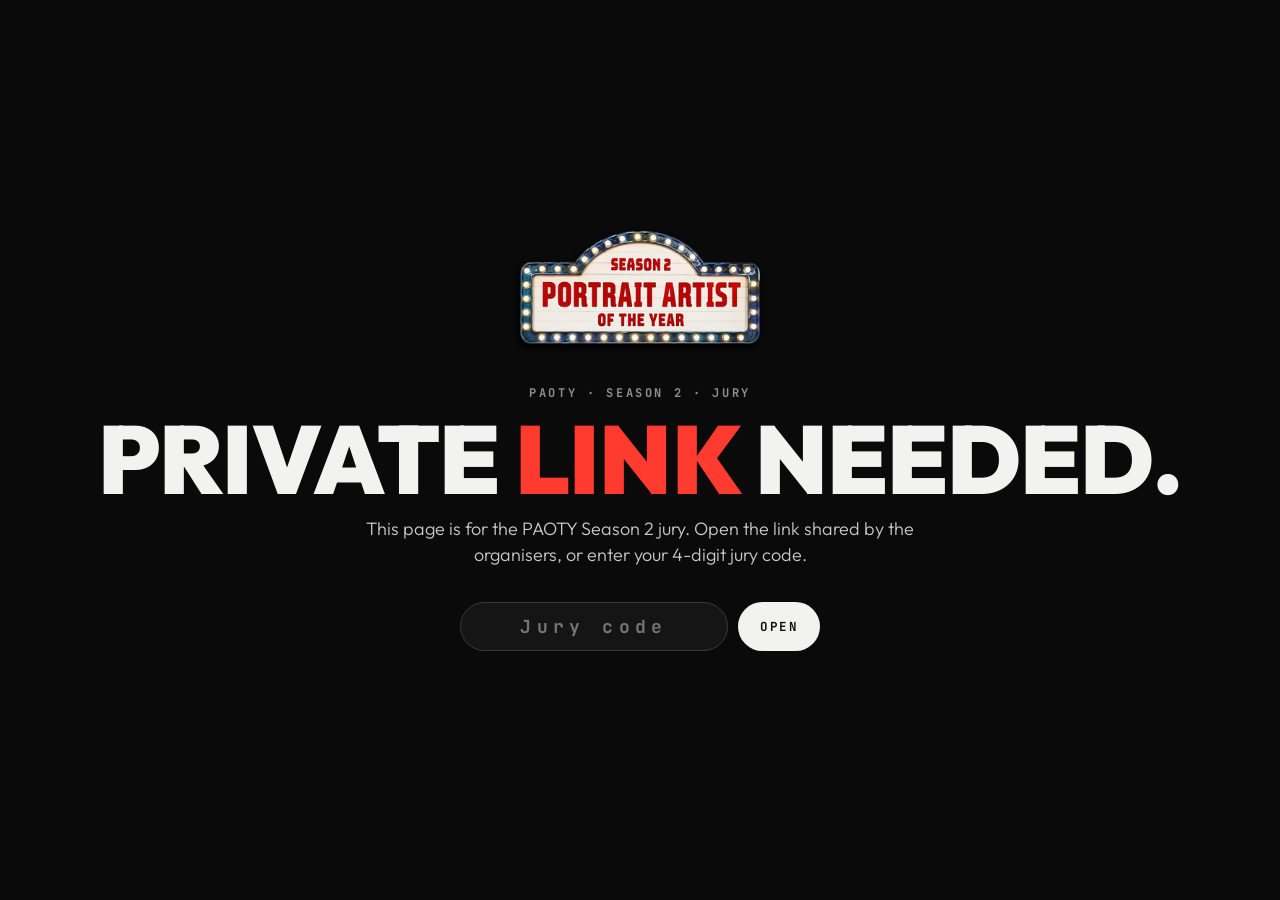
<file: index.html>
<!doctype html>
<html lang="en">
<head>
<meta charset="utf-8">
<meta name="viewport" content="width=device-width, initial-scale=1, viewport-fit=cover">
<title>PAOTY S2 · Jury Panel</title>
<meta name="description" content="Portrait Artist of the Year Season 2 — jury scoring">
<meta name="theme-color" content="#0a0a0a">
<meta name="robots" content="noindex, nofollow">
<link rel="manifest" href="manifest.webmanifest">
<link rel="icon" href="icons/icon-192.png">
<link rel="apple-touch-icon" href="icons/icon-192.png">
<link rel="preconnect" href="https://fonts.googleapis.com">
<link rel="preconnect" href="https://fonts.gstatic.com" crossorigin>
<link href="https://fonts.googleapis.com/css2?family=Outfit:wght@300;400;600;700;800;900&family=JetBrains+Mono:wght@400;700&family=Instrument+Serif:ital@0;1&display=swap" rel="stylesheet">
<link rel="stylesheet" href="styles.css">
</head>
<body>

<!-- Locked: link without the jury code -->
<section id="locked" class="picker hidden">
  <img class="logo" src="logo.png" alt="Portrait Artist of the Year — Season 2">
  <div class="eyebrow">PAOTY · Season 2 · Jury</div>
  <h1>Private <em>link</em> needed.</h1>
  <p>This page is for the PAOTY Season 2 jury. Open the link shared by the organisers, or enter your 4-digit jury code.</p>
  <form class="code-form" id="code-form">
    <input id="code-in" inputmode="numeric" autocomplete="off" maxlength="8" placeholder="Jury code" aria-label="Jury code">
    <button class="btn" type="submit">Open</button>
  </form>
  <div class="code-err" id="code-err"></div>
</section>

<!-- Who's judging? -->
<section id="picker" class="picker hidden">
  <img class="logo" src="logo.png" alt="Portrait Artist of the Year — Season 2">
  <div class="eyebrow">PAOTY · Season 2 · Jury panel</div>
  <h1>Who's <em>judging?</em></h1>
  <p>Select your name to continue. Your marks follow you on every device.</p>
  <div class="profiles" id="profiles"></div>
  <div class="foot">Entries are shown by entry number only. Artist names and details are hidden, so every work is judged on its own merit.</div>
</section>

<!-- Main app -->
<div id="app" class="hidden">
  <header class="topbar">
    <a class="brand" href="#" data-go="art" aria-label="Home"><img src="logo.png" alt="PAOTY Season 2"></a>
    <div class="eyebrow top-eyebrow">Jury panel · Season 2</div>
    <div class="spacer"></div>
    <div class="sync" id="sync" title=""><i></i><span class="lbl">Starting…</span></div>
    <button class="who" id="who" title="Switch juror"><span class="av"></span><span></span></button>
  </header>

  <div class="wrap">
    <nav class="tabs" id="tabs" role="tablist" aria-label="Sections">
      <button class="tab active" data-go="art" role="tab"><b>01 · Score</b>Artworks<span id="pill-art">0 of 0 scored</span></button>
      <button class="tab" data-go="top" role="tab"><b>02 · Live</b>My Top 10<span id="pill-top">Built from your marks</span></button>
      <button class="tab" data-go="hist" role="tab"><b>03 · Log</b>History<span>Every change, every device</span></button>
    </nav>
  </div>

  <main class="wrap">
    <div id="local-banner" class="banner hidden">Not connected to the online sheet yet. Marks are being saved on this device only.</div>

    <!-- Artworks -->
    <section id="v-art">
      <div class="day">
        <div class="eyebrow">Blind judging · Marks out of 100</div>
        <h1>All <em>entries.</em></h1>
        <p class="sub">Open each artwork, read the artist's note and give it marks out of 100. Every mark saves instantly and builds your Top 10.</p>
        <div class="progress"><div class="bar"><i id="prog-bar" style="width:0"></i></div><b id="prog-txt">0 of 0 scored</b></div>
      </div>
      <div class="toolbar">
        <div class="seg" id="filter">
          <button class="active" data-f="all">All</button>
          <button data-f="todo">To score</button>
          <button data-f="done">Scored</button>
        </div>
        <label class="search"><span aria-hidden="true">⌕</span><input id="q" type="search" placeholder="Search no. or title" autocomplete="off"></label>
        <select class="sel" id="sort" aria-label="Sort">
          <option value="id">Entry number</option>
          <option value="high">Marks: high → low</option>
          <option value="low">Marks: low → high</option>
        </select>
      </div>
      <div class="grid" id="grid"></div>
      <div class="dl-chip" id="dl"></div>
    </section>

    <!-- Top 10 -->
    <section id="v-top" class="hidden">
      <div class="day">
        <div class="eyebrow">Live · highest marks first</div>
        <h1>My <em>Top 10.</em></h1>
        <p class="sub">Built automatically from your marks. Change a mark and the order updates. Same marks? Use the arrows to set who goes first.</p>
      </div>
      <div class="top-layout">
        <div>
          <div class="rank-list" id="ranks"></div>
          <div class="more-scored hidden" id="more"></div>
        </div>
        <aside class="side-card">
          <div class="eyebrow">Send to organisers</div>
          <h3>Submit your <em>Top 10</em></h3>
          <p>The organisers see your marks live. When you're happy with your list, submit it as final. You can still make changes afterwards and submit again.</p>
          <button class="btn" id="submit-final">Submit final Top 10</button>
          <div id="final-note"></div>
        </aside>
      </div>
    </section>

    <!-- History -->
    <section id="v-hist" class="hidden">
      <div class="day">
        <div class="eyebrow">Synced across your devices</div>
        <h1>Change <em>log.</em></h1>
        <p class="sub">Every mark and ranking change you've made, newest first.</p>
      </div>
      <div class="timeline" id="timeline"></div>
    </section>
  </main>

  <nav class="bottomnav" id="bottomnav">
    <button class="tab active" data-go="art"><svg viewBox="0 0 24 24" fill="none" stroke="currentColor" stroke-width="1.8"><rect x="3" y="3" width="7" height="9" rx="1.5"/><rect x="14" y="3" width="7" height="5" rx="1.5"/><rect x="14" y="12" width="7" height="9" rx="1.5"/><rect x="3" y="16" width="7" height="5" rx="1.5"/></svg>Artworks<span class="pill" id="pill-art-m">0</span></button>
    <button class="tab" data-go="top"><svg viewBox="0 0 24 24" fill="none" stroke="currentColor" stroke-width="1.8"><path d="M8 21h8M12 17v4M7 4h10v5a5 5 0 0 1-10 0V4Z"/><path d="M17 5h3v2a3 3 0 0 1-3 3M7 5H4v2a3 3 0 0 0 3 3"/></svg>Top 10</button>
    <button class="tab" data-go="hist"><svg viewBox="0 0 24 24" fill="none" stroke="currentColor" stroke-width="1.8"><circle cx="12" cy="12" r="9"/><path d="M12 7v5l3 2"/></svg>History</button>
  </nav>
</div>

<!-- Artwork detail -->
<section class="detail" id="detail" aria-modal="true" role="dialog">
  <div class="d-art">
    <img id="d-img" alt="">
    <div class="zoom-hint">⤢ Tap to view full screen · zoom</div>
  </div>
  <div class="d-side">
    <div class="d-head">
      <button class="icon-btn" id="d-close" aria-label="Back to all entries">←</button>
      <div class="d-pos" id="d-pos"></div>
      <button class="icon-btn" id="d-prev" aria-label="Previous entry">‹</button>
      <button class="icon-btn" id="d-next" aria-label="Next entry">›</button>
    </div>
    <div class="d-body">
      <div class="d-id" id="d-id"></div>
      <h2 class="d-title" id="d-title"></h2>
      <div class="d-script"><div class="d-label">Artist's note</div><div class="d-desc" id="d-desc"></div></div>
    </div>
    <div class="d-score">
      <div class="d-label">Your marks</div>
      <div class="score-row">
        <button class="step" id="s-minus" aria-label="Minus one">−</button>
        <div class="score-num"><input id="s-input" type="number" min="0" max="100" inputmode="numeric" placeholder="—" aria-label="Marks out of 100"><span>/100</span></div>
        <button class="step" id="s-plus" aria-label="Plus one">+</button>
        <input type="range" class="slider" id="s-range" min="0" max="100" step="1" aria-label="Marks slider">
      </div>
      <div class="score-foot">
        <span class="standing" id="s-standing">Not scored yet</span>
        <span><span class="saved" id="s-saved">✓ Saved</span> <button class="link-btn" id="s-clear">Clear marks</button></span>
      </div>
    </div>
  </div>
</section>

<div class="toast" id="toast"></div>

<script src="config.js"></script>
<script src="shared.js"></script>
<script src="app.js"></script>
</body>
</html>
</file>
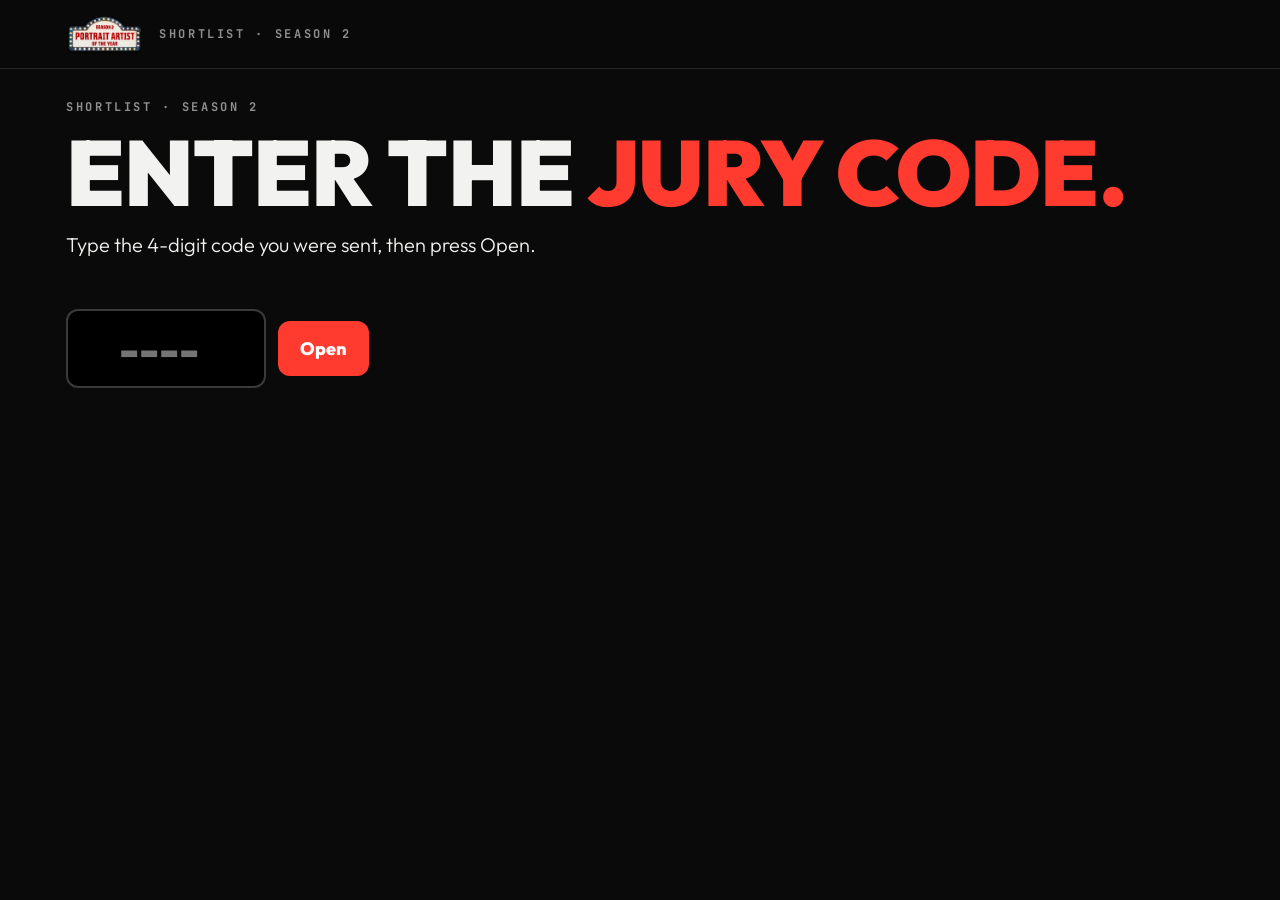
<file: shortlist/index.html>
<!doctype html>
<html lang="en">
<head>
<meta charset="utf-8">
<meta name="viewport" content="width=device-width, initial-scale=1, viewport-fit=cover">
<meta name="robots" content="noindex, nofollow">
<meta name="theme-color" content="#0a0a0a">
<title>PAOTY S2 · Shortlist</title>
<link rel="icon" href="../icons/icon-192.png">
<link rel="preconnect" href="https://fonts.googleapis.com">
<link rel="preconnect" href="https://fonts.gstatic.com" crossorigin>
<link href="https://fonts.googleapis.com/css2?family=Outfit:wght@300;400;600;700;800;900&family=JetBrains+Mono:wght@400;700&display=swap" rel="stylesheet">
<link rel="stylesheet" href="../styles.css">
<style>
  .sl-head { display: flex; align-items: center; gap: 16px; padding: 14px max(16px, calc((100vw - 1180px) / 2 + 16px)); border-bottom: 1px solid var(--rule); position: sticky; top: 0; z-index: 30; background: rgba(10,10,10,.92); backdrop-filter: blur(12px); }
  .sl-head img { height: 40px; }
  .count { font: 700 10.5px var(--mono); letter-spacing: .1em; text-transform: uppercase; padding: 4px 8px; border-radius: 999px; border: 1px solid var(--rule-2); color: var(--muted); position: absolute; left: 10px; top: 10px; background: rgba(10,10,10,.85); }
  .count.has { border-color: var(--accent); color: var(--fg); }
  #view { padding-bottom: 60px; }
  .back { display: inline-flex; align-items: center; gap: 8px; margin: 22px 0 0; }
  .ent-top { display: grid; grid-template-columns: minmax(0, 1fr) minmax(0, 1fr); gap: 26px; align-items: start; padding: 22px 0 28px; }
  .ent-top .main-img { background: #000; border: 1px solid var(--rule); border-radius: 14px; overflow: hidden; cursor: zoom-in; }
  .ent-top .main-img img { width: 100%; max-height: 78vh; object-fit: contain; }
  .tag { font: 700 11px var(--mono); letter-spacing: .16em; text-transform: uppercase; color: var(--muted); margin-top: 8px; }
  .works { border-top: 1px solid var(--rule); padding-top: 26px; }
  .works h2 { margin: 0 0 16px; font: 800 clamp(26px, 4vw, 38px)/1 var(--sans); text-transform: uppercase; }
  .wgrid { display: grid; grid-template-columns: repeat(auto-fill, minmax(220px, 1fr)); gap: 14px; }
  .wgrid button { padding: 0; border: 1px solid var(--rule); border-radius: 12px; overflow: hidden; background: #000; cursor: zoom-in; position: relative; }
  .wgrid button:hover { border-color: var(--accent); }
  .wgrid img { width: 100%; aspect-ratio: 4/5; object-fit: cover; }
  .wgrid span { position: absolute; left: 8px; bottom: 8px; font: 700 10.5px var(--mono); letter-spacing: .12em; padding: 4px 8px; border-radius: 999px; background: rgba(10,10,10,.85); }
  .soon { padding: 34px 20px; text-align: center; border: 1px dashed var(--rule-2); border-radius: 14px; color: var(--muted); font: 700 12px/1.7 var(--mono); letter-spacing: .1em; text-transform: uppercase; }
  .nav2 { display: flex; justify-content: space-between; gap: 10px; margin-top: 30px; border-top: 1px solid var(--rule); padding-top: 18px; }
  .markbox { border: 2px solid var(--accent); border-radius: 16px; padding: 18px; background: var(--accent-bg); }
  .markbox .lbl { font: 800 15px var(--sans); text-transform: uppercase; letter-spacing: .04em; margin-bottom: 10px; }
  .markrow { display: flex; align-items: center; gap: 12px; flex-wrap: wrap; }
  .markrow input { width: 130px; font: 800 44px/1 var(--sans); text-align: center; padding: 10px 6px; border-radius: 12px; border: 2px solid var(--rule-2); background: #000; color: var(--fg); }
  .markrow input:focus { border-color: var(--accent); outline: none; }
  .markrow .of { font: 800 26px var(--sans); color: var(--muted); }
  .bigbtn { font: 800 18px var(--sans); padding: 16px 22px; border-radius: 12px; border: 0; background: var(--accent); color: #fff; cursor: pointer; text-decoration: none; display: inline-block; }
  .bigbtn.ghost { background: transparent; border: 2px solid var(--rule-2); color: var(--fg); }
  .savestate { margin-top: 10px; font: 700 14px var(--mono); letter-spacing: .04em; color: var(--muted); }
  .savestate.ok { color: #4cd964; } .savestate.bad { color: var(--accent); }
  .hint { font-size: 14px; color: var(--muted); margin-top: 8px; }
  .mk { position: absolute; left: 10px; top: 10px; font: 800 15px var(--sans); padding: 5px 10px; border-radius: 999px; background: var(--accent); color: #fff; }
  .mk.no { background: rgba(10,10,10,.85); color: var(--muted); font: 700 11px var(--mono); letter-spacing: .08em; text-transform: uppercase; border: 1px solid var(--rule-2); }
  .toolbar { display: flex; gap: 12px; flex-wrap: wrap; align-items: center; margin: 18px 0 22px; }
  .rank { width: 100%; border-collapse: collapse; margin-top: 18px; }
  .rank td { padding: 10px 8px; border-bottom: 1px solid var(--rule); vertical-align: middle; font-size: 17px; }
  .rank tr { cursor: pointer; } .rank tr:hover td { background: #121212; }
  .rank .r { font: 800 26px var(--sans); color: var(--accent); width: 54px; text-align: center; }
  .rank td:nth-child(2) { width: 64px; } .rank img { width: 64px; min-width: 64px; height: 80px; object-fit: cover; border-radius: 8px; display: block; }
  .rank .m { font: 800 26px var(--sans); text-align: right; white-space: nowrap; }
  .who-pick { display: grid; gap: 14px; max-width: 460px; margin: 30px 0; }
  .who-pick button { font: 800 22px var(--sans); padding: 22px; border-radius: 14px; border: 2px solid var(--rule-2); background: #111; color: var(--fg); cursor: pointer; text-align: left; }
  .who-pick button:hover { border-color: var(--accent); }
  .jname { margin-left: auto; font: 700 12px var(--mono); letter-spacing: .1em; text-transform: uppercase; color: var(--muted); }
  .jname a { color: var(--muted); }
  .toprank { font: 800 18px var(--sans); color: var(--muted); } .toprank b { color: var(--fg); }
  body.has-bar #view { padding-bottom: 150px; }
  .markbar { position: fixed; left: 0; right: 0; bottom: 0; z-index: 40; background: rgba(14,10,10,.97); border-top: 2px solid var(--accent); backdrop-filter: blur(10px);
    padding: 10px 12px; padding-bottom: max(10px, env(safe-area-inset-bottom)); }
  .mb-in { max-width: 760px; margin: 0 auto; }
  .mb-top { display: flex; justify-content: space-between; gap: 10px; font: 700 13px var(--mono); letter-spacing: .04em; color: var(--muted); margin-bottom: 8px; text-transform: uppercase; }
  .mb-top .savestate { margin: 0; text-transform: none; font-size: 14px; text-align: right; }
  .mb-row { display: flex; align-items: center; gap: 10px; }
  .mb-row input { width: 112px; flex: none; font: 800 36px/1 var(--sans); text-align: center; padding: 8px 4px; border-radius: 12px; border: 2px solid var(--rule-2); background: #000; color: var(--fg); -moz-appearance: textfield; }
  .mb-row input::-webkit-outer-spin-button, .mb-row input::-webkit-inner-spin-button { -webkit-appearance: none; margin: 0; }
  .mb-row input:focus { border-color: var(--accent); outline: none; }
  .mb-row .of { font: 800 22px var(--sans); color: var(--muted); }
  .mb-row .bigbtn { flex: 1; min-height: 58px; font-size: 20px; }
  .mb-nav { flex: none; width: 52px; height: 58px; display: grid; place-items: center; border-radius: 12px; border: 2px solid var(--rule-2); color: var(--fg); text-decoration: none; font: 700 34px/1 var(--sans); }
  .mb-nav.next { border-color: var(--fg); }
  /* tablets (iPad portrait) and phones: one column */
  @media (max-width: 1000px) {
    .ent-top { grid-template-columns: 1fr; gap: 16px; }
    .ent-top .main-img img { max-height: 62vh; }
    .wgrid { grid-template-columns: repeat(3, minmax(0, 1fr)); gap: 12px; }
    .grid { grid-template-columns: repeat(3, minmax(0, 1fr)); gap: 12px; }
  }
  @media (max-width: 600px) {
    .sl-head { padding: 10px 14px; gap: 10px; }
    .sl-head img { height: 34px; }
    .sl-head .eyebrow { display: none; }
    .jname { font-size: 11px; letter-spacing: .06em; white-space: nowrap; overflow: hidden; text-overflow: ellipsis; }
    .wgrid, .grid { grid-template-columns: repeat(2, minmax(0, 1fr)); gap: 10px; }
    .mb-row { gap: 7px; } .mb-row input { width: 92px; font-size: 32px; } .mb-row .of { font-size: 18px; }
    .mb-nav { width: 44px; } .mb-top { font-size: 11.5px; }
    .tag { font-size: 10px; letter-spacing: .1em; }
    /* image viewer on phones: big next/back buttons at the bottom, no overlapping hint */
    .v-hint { display: none !important; }
    .v-nav { display: block !important; top: auto; bottom: max(16px, env(safe-area-inset-bottom)); transform: none; width: 64px; height: 56px; }
    .v-count { left: 50%; right: auto; transform: translateX(-50%); bottom: max(32px, calc(env(safe-area-inset-bottom) + 16px)); font-size: 15px; }
    .v-tools .v-btn[data-a=out], .v-tools .v-zoom { display: none; }
    .v-cap { font-size: 14px; }
  }
  @media (max-width: 760px) {
    .markrow input { width: 110px; font-size: 38px; }
    .rank .r, .rank .m { font-size: 22px; }
    .ent-top { grid-template-columns: 1fr; gap: 16px; }
    .wgrid { grid-template-columns: repeat(2, minmax(0, 1fr)); gap: 10px; }
    .grid { grid-template-columns: repeat(2, minmax(0, 1fr)); gap: 10px; }
    .card .ttl { font-size: 14px; }
  }
</style>
</head>
<body>
<header class="sl-head">
  <a href="#" aria-label="All shortlisted entries"><img src="../logo.png" alt="PAOTY Season 2"></a>
  <div class="eyebrow">Shortlist · Season 2</div>
  <div class="jname" id="jname"></div>
</header>

<main class="wrap" id="view"></main>
<div class="toast" id="toast"></div>

<script src="../config.js"></script>
<script src="../shared.js"></script>
<script>
(function () {
  const P = window.PAOTY, $ = s => document.querySelector(s), view = $('#view');
  const API = window.PAOTY_CONFIG.API_URL;
  const JURORS = { pramod: 'Pramod Kurlekar', salony: 'Salony Garg' };
  let DATA = [];
  const allImgs = d => [d.img, ...(d.more || [])];

  // ---------- who is marking ----------
  const ls = { get(k) { try { return localStorage.getItem(k); } catch (e) { return null; } }, set(k, v) { try { localStorage.setItem(k, v); } catch (e) {} } };
  const qp = new URLSearchParams(location.search);
  if (qp.get('j') && JURORS[qp.get('j').toLowerCase()]) ls.set('paoty.sl.juror', JURORS[qp.get('j').toLowerCase()]);
  let juror = ls.get('paoty.sl.juror');
  if (qp.get('k')) ls.set('paoty.sl.k', qp.get('k'));
  let KEY = ls.get('paoty.sl.k') || '';
  if (qp.get('k') || qp.get('j')) history.replaceState(null, '', location.pathname + location.hash);

  // ---------- marks (saved on this device + Google Sheet) ----------
  let st = { marks: {}, resetAt: 0 };
  const lkey = () => 'paoty.sl.state.' + juror;
  function loadLocal() { try { st = Object.assign({ marks: {}, resetAt: 0 }, JSON.parse(ls.get(lkey()) || '{}')); } catch (e) { st = { marks: {}, resetAt: 0 }; } }
  function saveLocal() { ls.set(lkey(), JSON.stringify(st)); }
  function merge(server) {
    if (!server) return;
    const cut = Math.max(st.resetAt || 0, server.resetAt || 0), out = {};
    const ids = new Set([...Object.keys(st.marks || {}), ...Object.keys(server.marks || {})]);
    ids.forEach(id => { const a = (st.marks || {})[id], b = (server.marks || {})[id];
      const w = !a ? b : !b ? a : (b.t > a.t ? b : a); if (w && w.t > cut) out[id] = w; });
    st = { marks: out, resetAt: cut }; saveLocal();
  }
  const markOf = id => { const m = st.marks[id]; return m && m.v !== null && m.v !== undefined ? m.v : null; };
  let dirty = false, sending = false, status = 'ok';
  function setStatus(s) { status = s; const el = $('#savestate'); if (!el) return;
    el.className = 'savestate ' + (s === 'ok' ? 'ok' : s === 'bad' ? 'bad' : '');
    el.textContent = s === 'ok' ? '✓ Saved' : s === 'bad' ? 'Not saved — no internet. Will retry.' : 'Saving…'; }
  async function push() {
    if (sending) { dirty = true; return; }
    sending = true; dirty = false; setStatus('busy');
    try {
      const r = await fetch(API, { method: 'POST', headers: { 'Content-Type': 'text/plain;charset=utf-8' },
        body: JSON.stringify({ action: 'r2sync', k: KEY, juror, state: st }) }).then(r => r.json());
      if (!r.ok) throw new Error(r.error); merge(r.state); setStatus('ok');
    } catch (e) { dirty = true; setStatus('bad'); }
    sending = false;
    if (dirty) setTimeout(push, status === 'bad' ? 8000 : 50);
  }
  function setMark(id, v) {
    st.marks[id] = { v, t: Date.now() }; saveLocal(); push();
  }

  // ---------- screens ----------
  function askCode() {
    $('#jname').innerHTML = '';
    view.innerHTML = `<div class="day"><div class="eyebrow">Shortlist · Season 2</div><h1>Enter the <em>jury code.</em></h1>
      <p class="sub">Type the 4-digit code you were sent, then press Open.</p></div>
      <div class="markrow" style="margin:24px 0"><input id="code" type="number" inputmode="numeric" placeholder="----" style="width:200px">
      <button class="bigbtn" id="go">Open</button></div><div class="savestate bad" id="cerr"></div>`;
    const go = async () => {
      const k = $('#code').value.trim();
      const r = await fetch(`${API}?action=check&k=${encodeURIComponent(k)}`).then(r => r.json()).catch(() => ({ ok: false }));
      if (r.ok) { KEY = k; ls.set('paoty.sl.k', k); juror ? start() : pickJuror(); } else $('#cerr').textContent = 'That code did not work. Please check and try again.';
    };
    $('#go').onclick = go; $('#code').addEventListener('keydown', e => { if (e.key === 'Enter') go(); });
  }

  function pickJuror() {
    $('#jname').innerHTML = '';
    view.innerHTML = `<div class="day"><div class="eyebrow">Shortlist · Season 2</div><h1>Who is <em>marking?</em></h1>
      <p class="sub">Tap your name. You only need to do this once on this phone or computer.</p></div>
      <div class="who-pick">${Object.values(JURORS).map(n => `<button data-n="${P.esc(n)}">${P.esc(n)}</button>`).join('')}</div>`;
    view.querySelectorAll('[data-n]').forEach(b => b.onclick = () => { juror = b.dataset.n; ls.set('paoty.sl.juror', juror); start(); });
  }

  function home() {
    const done = DATA.filter(d => markOf(d.id) !== null).length;
    view.innerHTML = `
      <div class="day">
        <div class="eyebrow">Shortlisted · ${DATA.length} artists</div>
        <h1>The <em>shortlist.</em></h1>
        <p class="sub">Open each artist, look at all their works, and give <b>marks out of 100</b>. Your ranking is made automatically from your marks. Names stay hidden.</p>
      </div>
      <div class="toolbar">
        <a class="bigbtn" href="#ranking">See my ranking →</a>
        <span style="font:800 18px var(--sans)">Marked ${done} of ${DATA.length}</span>
      </div>
      <div class="grid">${DATA.map(d => { const m = markOf(d.id);
        return `<a class="card" href="#${encodeURIComponent(d.id)}" style="text-decoration:none;color:inherit">
          <div class="ph"><img loading="lazy" src="${P.thumb(d.img)}" data-orig="${d.img}" alt=""></div>
          <span class="mk ${m === null ? 'no' : ''}">${m === null ? 'Not marked' : m + ' / 100'}</span>
          <div class="meta"><span class="id">ENTRY ${P.esc(d.id)}</span><span class="ttl">${P.esc(d.title)}</span></div>
        </a>`; }).join('')}</div>`;
    view.querySelectorAll('img[data-orig]').forEach(i => P.imgFallback(i, i.dataset.orig));
    window.scrollTo({ top: 0 });
  }

  function ranking() {
    const marked = DATA.filter(d => markOf(d.id) !== null).sort((a, b) => markOf(b.id) - markOf(a.id) || (a.id < b.id ? -1 : 1));
    const un = DATA.filter(d => markOf(d.id) === null);
    let rank = 0, prev = null;
    const rows = marked.map((d, i) => { const m = markOf(d.id); if (m !== prev) { rank = i + 1; prev = m; }
      return `<tr data-id="${P.esc(d.id)}"><td class="r">${rank}</td><td><img src="${P.thumb(d.img)}" alt=""></td>
        <td><b>Entry ${P.esc(d.id)}</b><br><span style="color:var(--muted)">${P.esc(d.title)}</span></td><td class="m">${m}</td></tr>`; }).join('');
    view.innerHTML = `
      <a class="bigbtn ghost back" href="#">← Back to all artists</a>
      <div class="day"><div class="eyebrow">${P.esc(juror)}</div><h1>My <em>ranking.</em></h1>
        <p class="sub">Highest marks at the top. It updates by itself when you change marks. Tap a row to open that artist.</p></div>
      ${marked.length ? `<table class="rank">${rows}</table>` : `<div class="soon">You have not given marks yet.</div>`}
      ${un.length ? `<h2 style="margin:30px 0 8px;font:800 22px var(--sans)">Not marked yet (${un.length})</h2>
        <table class="rank">${un.map(d => `<tr data-id="${P.esc(d.id)}"><td class="r">–</td><td><img src="${P.thumb(d.img)}" alt=""></td>
        <td><b>Entry ${P.esc(d.id)}</b><br><span style="color:var(--muted)">${P.esc(d.title)}</span></td><td class="m" style="color:var(--muted);font-size:15px">Tap to mark</td></tr>`).join('')}</table>` : ''}`;
    view.querySelectorAll('tr[data-id]').forEach(tr => tr.onclick = () => { location.hash = encodeURIComponent(tr.dataset.id); });
    view.querySelectorAll('.rank img').forEach((im, i) => P.imgFallback(im, im.src));
    window.scrollTo({ top: 0 });
  }

  function entry(id) {
    const i = DATA.findIndex(d => d.id === id);
    if (i < 0) return home();
    const d = DATA[i], more = d.more || [], imgs = allImgs(d), m = markOf(d.id);
    const prev = DATA[(i - 1 + DATA.length) % DATA.length], next = DATA[(i + 1) % DATA.length];
    view.innerHTML = `
      <a class="btn ghost small back" href="#">← All shortlisted</a>
      <div class="ent-top">
        <div>
          <div class="main-img" data-z="0"><img src="${P.large(d.img)}" data-orig="${d.img}" alt="${P.esc(d.title)}"></div>
          <div class="tag">Submitted artwork · tap to zoom</div>
        </div>
        <div style="display:grid;gap:14px;align-content:start">
          <div class="d-id">Entry ${P.esc(d.id)} · ${i + 1} of ${DATA.length}</div>
          <h2 class="d-title">${P.esc(d.title)}</h2>
          <div class="toprank">${m === null ? 'Not marked yet' : 'Your marks: <b>' + m + ' / 100</b>'}</div>
          <div class="d-script"><div class="d-label">Artist's note</div><div class="d-desc">${P.esc(d.desc) || 'No description was provided.'}</div></div>
        </div>
      </div>
      <section class="works">
        <h2>More <em>works</em> by this artist${more.length ? ` <span class="eyebrow" style="vertical-align:middle">${more.length}</span>` : ''}</h2>
        ${more.length ? `<div class="wgrid">${more.map((u, k) => `<button data-z="${k + 1}" aria-label="Open work ${k + 1}"><img loading="lazy" src="${u}" alt=""><span>${String(k + 1).padStart(2, '0')}</span></button>`).join('')}</div>`
          : `<div class="soon">More works by this artist are being collected<br>and will appear here.</div>`}
        ${d.moreNote ? `<div class="d-script" style="margin-top:18px"><div class="d-label">Artist's notes on these works</div><div class="d-desc" style="white-space:pre-line">${P.esc(d.moreNote)}</div></div>` : ''}
      </section>
      <div class="markbar" role="region" aria-label="Your marks">
        <div class="mb-in">
          <div class="mb-top"><span>Your marks</span><span class="savestate ${m === null ? '' : 'ok'}" id="savestate">${m === null ? 'Type 0–100, press Save' : '✓ Saved'}</span></div>
          <div class="mb-row">
            <a class="mb-nav" href="#${encodeURIComponent(prev.id)}" aria-label="Previous artist">‹</a>
            <input id="mark" type="number" inputmode="numeric" pattern="[0-9]*" min="0" max="100" step="1" placeholder="–" value="${m === null ? '' : m}" aria-label="Marks out of 100">
            <span class="of">/100</span>
            <button class="bigbtn" id="save">Save</button>
            <a class="mb-nav next" href="#${encodeURIComponent(next.id)}" aria-label="Next artist">›</a>
          </div>
        </div>
      </div>`;
    view.querySelectorAll('img[data-orig]').forEach(im => P.imgFallback(im, im.dataset.orig));
    const list = imgs.map((u, k) => ({ img: u, alt: d.title, caption: `<b>${P.esc(d.id)}</b>${k ? 'Work ' + k + ' of ' + (imgs.length - 1) : 'Submitted'}` }));
    view.querySelectorAll('[data-z]').forEach(el => el.onclick = () => P.viewer.open(list, Number(el.dataset.z)));
    document.body.classList.add('has-bar');
    const inp = $('#mark');
    const save = () => {
      const raw = inp.value.trim();
      if (raw === '') { if (markOf(d.id) !== null) { setMark(d.id, null); } return; }
      const v = Math.round(Number(raw));
      if (!isFinite(v) || v < 0 || v > 100) { const el = $('#savestate'); el.className = 'savestate bad'; el.textContent = 'Use a number 0 to 100'; inp.focus(); return; }
      inp.value = v; if (markOf(d.id) !== v) setMark(d.id, v); else setStatus('ok');
      const tr = $('.toprank'); if (tr) tr.innerHTML = 'Your marks: <b>' + v + ' / 100</b>';
    };
    $('#save').onclick = save;
    inp.addEventListener('keydown', e => { if (e.key === 'Enter') { e.preventDefault(); save(); inp.blur(); } });
    inp.addEventListener('change', save);
    window.scrollTo({ top: 0 });
  }

  function route() {
    document.body.classList.remove('has-bar');
    if (!KEY) return askCode();
    if (!juror) return pickJuror();
    $('#jname').innerHTML = `${P.esc(juror)} · <a href="#" id="chg">change</a>`;
    $('#chg').onclick = e => { e.preventDefault(); juror = null; pickJuror(); };
    const h = decodeURIComponent(location.hash.slice(1));
    if (h === 'ranking') return ranking();
    h ? entry(h) : home();
  }

  async function start() {
    loadLocal(); route();
    try {
      const r = await fetch(`${API}?action=r2state&k=${KEY}&juror=${encodeURIComponent(juror)}`).then(r => r.json());
      if (r.ok) { const before = JSON.stringify(st.marks); merge(r.state);
        const local = Object.keys(st.marks).some(id => !r.state.marks[id] || r.state.marks[id].t < st.marks[id].t);
        if (local) push();
        if (JSON.stringify(st.marks) !== before && !document.activeElement.matches('input')) route(); }
    } catch (e) {}
  }

  fetch('data.json', { cache: 'no-cache' }).then(r => r.json()).then(j => { DATA = j; !KEY ? askCode() : juror ? start() : pickJuror(); })
    .catch(() => { view.innerHTML = '<div class="day"><h1>Could not <em>load.</em></h1><p class="sub">Check your connection and reload.</p></div>'; });
  window.addEventListener('hashchange', () => { if (document.querySelector('.viewer.open')) P.viewer.close(); if (juror && KEY) route(); });
})();
</script>
</body>
</html>
</file>
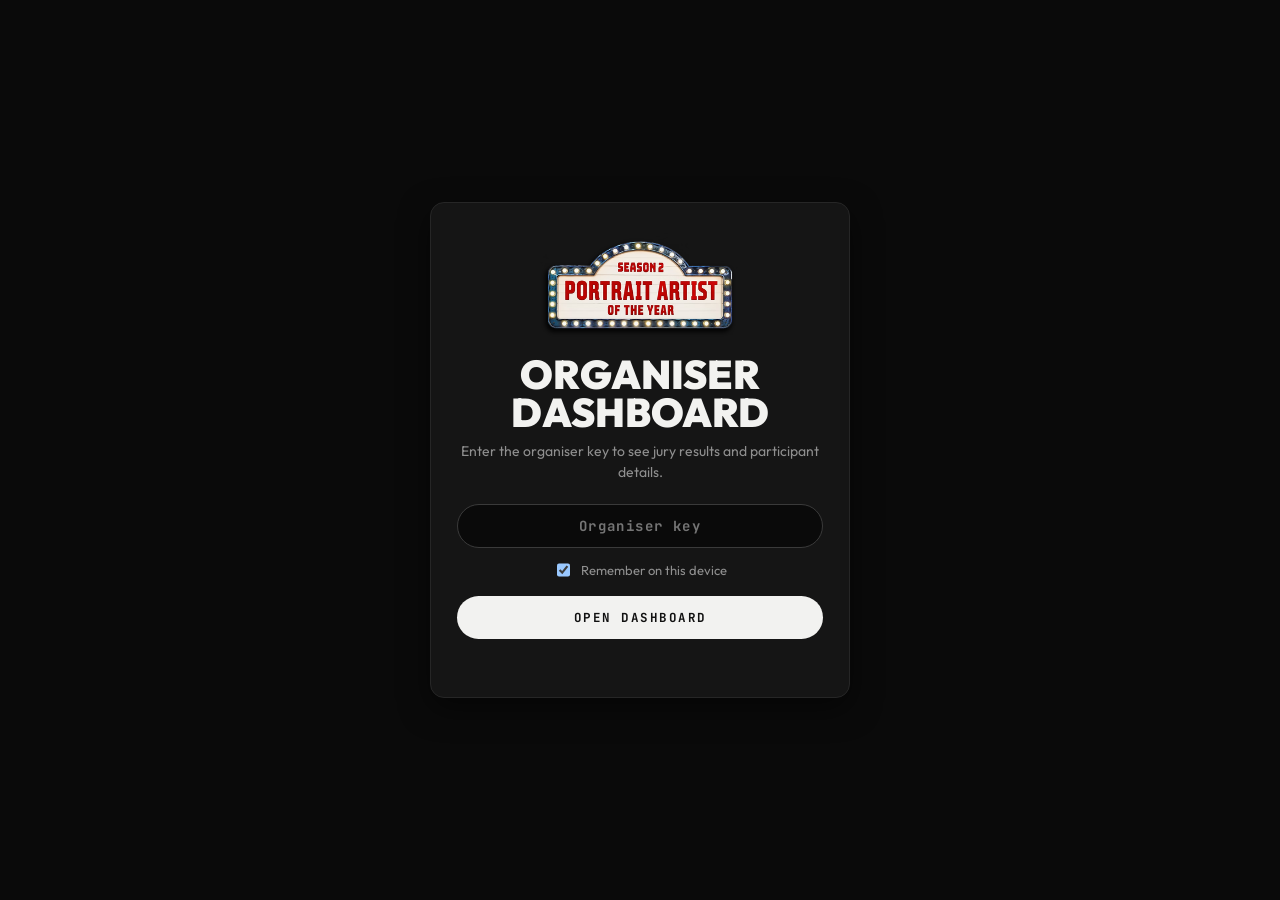
<file: admin.html>
<!doctype html>
<html lang="en">
<head>
<meta charset="utf-8">
<meta name="viewport" content="width=device-width, initial-scale=1, viewport-fit=cover">
<title>PAOTY S2 · Organiser Dashboard</title>
<meta name="theme-color" content="#0a0a0a">
<meta name="robots" content="noindex, nofollow">
<link rel="icon" href="icons/icon-192.png">
<link rel="preconnect" href="https://fonts.googleapis.com">
<link rel="preconnect" href="https://fonts.gstatic.com" crossorigin>
<link href="https://fonts.googleapis.com/css2?family=Outfit:wght@300;400;600;700;800;900&family=JetBrains+Mono:wght@400;700&family=Instrument+Serif:ital@0;1&display=swap" rel="stylesheet">
<link rel="stylesheet" href="styles.css">
<style>
  .gate { min-height: 100vh; display: grid; place-items: center; padding: 24px; }
  .gate-card { width: min(420px, 100%); background: var(--surface); border: 1px solid var(--line-soft); border-radius: 18px; padding: 30px 26px; text-align: center; box-shadow: var(--shadow); }
  .gate-card img { width: 200px; margin: 0 auto 18px; }
  .gate-card h1 { font: 900 40px/.95 var(--sans); text-transform: uppercase; margin: 0 0 10px; }
  .gate-card p { color: var(--muted); margin: 0 0 20px; font-size: 14px; }
  .field { width: 100%; background: var(--bg); border: 1px solid var(--line); border-radius: 999px; padding: 12px 14px; outline: 0; margin-bottom: 12px; text-align: center; font: 700 14px var(--mono); letter-spacing: .1em; }
  .field:focus { border-color: var(--gold); }
  .err { color: #ff8d93; font-size: 13.5px; min-height: 20px; margin-top: 8px; }
  .stats { display: grid; grid-template-columns: repeat(4, minmax(0, 1fr)); gap: 14px; margin-bottom: 22px; }
  .stat { background: var(--surface); border: 1px solid var(--line-soft); border-radius: var(--radius); padding: 14px 16px; }
  .stat .k { font: 700 11px var(--mono); letter-spacing: .2em; text-transform: uppercase; color: var(--muted); }
  .stat .v { font: 900 32px/1.15 var(--sans); text-transform: uppercase; margin-top: 6px; }
  .stat .s { font: 11px var(--mono); letter-spacing: .06em; color: var(--muted); }
  .stat .v.ok { color: var(--green); } .stat .v.warn { color: var(--gold); }
  .panel { background: var(--surface); border: 1px solid var(--line-soft); border-radius: var(--radius); margin-bottom: 22px; overflow: hidden; }
  .panel-head { display: flex; align-items: center; justify-content: space-between; gap: 12px; padding: 14px 18px; border-bottom: 1px solid var(--line-soft); flex-wrap: wrap; }
  .panel-head h2 { margin: 0; font: 800 26px/1 var(--sans); text-transform: uppercase; }
  .panel-head .tools { display: flex; gap: 8px; flex-wrap: wrap; align-items: center; }
  .tbl-wrap { overflow-x: auto; }
  table { width: 100%; border-collapse: collapse; font-size: 14px; }
  th { text-align: left; font: 700 11px var(--mono); letter-spacing: .14em; text-transform: uppercase; color: var(--muted); padding: 10px 12px; border-bottom: 1px solid var(--line-soft); white-space: nowrap; background: var(--bg-2); }
  th[data-sort] { cursor: pointer; } th[data-sort]:hover { color: var(--text); }
  td { padding: 9px 12px; border-bottom: 1px solid var(--line-soft); vertical-align: middle; }
  tr.row { cursor: pointer; } tr.row:hover td { background: var(--surface-2); }
  tbody tr:last-child td { border-bottom: 0; }
  .t-rank { font: 800 24px var(--sans); color: var(--accent); width: 44px; text-align: center; }
  
  .t-img img { width: 52px; height: 52px; border-radius: 9px; object-fit: cover; background: #0a0d18; }
  .t-id { font: 700 12.5px var(--mono); color: var(--accent); letter-spacing: .1em; white-space: nowrap; }
  .t-mark { font: 900 22px var(--sans); white-space: nowrap; }
  .t-name { font-weight: 600; white-space: nowrap; }
  .t-sub { color: var(--muted); font: 12px var(--mono); white-space: nowrap; }
  .t-title { max-width: 260px; white-space: nowrap; overflow: hidden; text-overflow: ellipsis; }
  .muted { color: var(--faint); }
  .two { display: grid; grid-template-columns: minmax(0, 1.35fr) minmax(320px, .65fr); gap: 22px; align-items: start; }
  .hist-list { max-height: 720px; overflow: auto; padding: 6px 14px 14px; }
  .h-item { display: grid; grid-template-columns: 92px 1fr; gap: 10px; padding: 9px 0; border-bottom: 1px solid var(--line-soft); font-size: 13.5px; }
  .h-item:last-child { border-bottom: 0; }
  .h-item .tm { color: var(--accent); font: 700 11.5px var(--mono); }
  .h-item b.id { font: 700 12px var(--mono); color: var(--accent); letter-spacing: .08em; }
  .h-item .dv { color: var(--muted); font: 11px var(--mono); letter-spacing: .06em; text-transform: uppercase; }
  .chip-juror { display: inline-block; font-size: 11.5px; padding: 1px 8px; border-radius: 99px; background: var(--gold-soft); color: var(--gold); margin-left: 4px; }
  .modal { position: fixed; inset: 0; z-index: 60; background: rgba(5, 7, 14, .78); backdrop-filter: blur(4px); display: none; align-items: center; justify-content: center; padding: 20px; }
  .modal.open { display: flex; }
  .m-card { width: min(1040px, 100%); max-height: 92vh; overflow: auto; background: var(--bg-2); border: 1px solid var(--line); border-radius: 18px; display: grid; grid-template-columns: minmax(0, 1fr) minmax(0, 1fr); }
  .m-art { background: #070912; display: grid; place-items: center; min-height: 360px; position: relative; }
  .m-art img { max-width: 100%; max-height: 80vh; object-fit: contain; cursor: zoom-in; }
  .m-info { padding: 22px; position: relative; }
  .m-info .icon-btn { position: absolute; top: 14px; right: 14px; }
  .kv { display: grid; grid-template-columns: 110px 1fr; gap: 6px 12px; font-size: 14px; margin: 14px 0; }
  .kv dt { color: var(--muted); font: 700 11px/1.9 var(--mono); letter-spacing: .14em; text-transform: uppercase; } .kv dd { margin: 0; word-break: break-word; }
  .m-mark { display: inline-flex; gap: 10px; align-items: baseline; background: var(--surface); border: 1px solid var(--line); border-radius: 12px; padding: 8px 14px; margin-top: 4px; }
  .m-mark b { font: 900 34px var(--sans); }
  .upd { color: var(--muted); font-size: 12.5px; display: flex; align-items: center; gap: 8px; }
  .brand { display: flex; align-items: center; gap: 14px; text-decoration: none; min-width: 0; }
  .brand-text { font: 700 11px var(--mono); letter-spacing: .2em; text-transform: uppercase; color: var(--muted); white-space: nowrap; }
  .brand-text b { display: block; font: 800 16px var(--sans); letter-spacing: 0; color: var(--fg); }
  #jurors { padding: 0; }
  #jurors .tab { min-width: 0; padding: 8px 14px; font-size: 14px; border-radius: 999px; }
  .panel { border-radius: 14px; }
  .gate-card { border-radius: 14px; }
  .modal .d-desc { background: var(--white); color: var(--white-ink); border-radius: 12px; padding: 14px 16px; }
  @media (max-width: 1000px) { .two { grid-template-columns: 1fr; } .stats { grid-template-columns: repeat(2, minmax(0, 1fr)); } }
  @media (max-width: 760px) { #jurors { display: flex !important; } .brand-text { display: none; } .m-card { grid-template-columns: 1fr; } .m-art { min-height: 260px; } .topbar .upd .lbl { display: none; } .stat .v { font-size: 23px; } }
</style>
</head>
<body>

<section class="gate" id="gate">
  <form class="gate-card" id="gate-form">
    <img src="logo.png" alt="PAOTY Season 2">
    <h1>Organiser Dashboard</h1>
    <p>Enter the organiser key to see jury results and participant details.</p>
    <input class="field" id="key" type="password" placeholder="Organiser key" autocomplete="current-password" required>
    <label style="display:flex;gap:8px;justify-content:center;font-size:13px;color:var(--muted);margin-bottom:16px"><input type="checkbox" id="remember" checked> Remember on this device</label>
    <button class="btn" type="submit">Open dashboard</button>
    <div class="err" id="gate-err"></div>
  </form>
</section>

<div id="dash" class="hidden">
  <header class="topbar">
    <a class="brand" href="admin.html"><img src="logo.png" alt="PAOTY Season 2"><div class="brand-text"><b>Organiser Dashboard</b>Season 2 · Jury results</div></a>
    <div class="spacer"></div>
    <nav class="tabs" id="jurors"></nav>
    <div class="spacer"></div>
    <div class="upd"><span class="lbl" id="upd">—</span><button class="btn ghost small" id="refresh">↻ Refresh</button></div>
    <button class="btn ghost small" id="logout" title="Forget key on this device">Lock</button>
  </header>

  <main class="wrap">
    <div class="stats" id="stats"></div>

    <section class="panel">
      <div class="panel-head">
        <h2 id="top-title">Live Top 10</h2>
        <div class="tools"><span class="t-sub" id="final-info"></span><button class="btn ghost small" id="csv-top">⬇ Top 10 CSV</button><button class="btn ghost small" id="reset-juror" title="Erase this juror's marks and history everywhere">Reset juror</button></div>
      </div>
      <div class="tbl-wrap"><table>
        <thead><tr><th>Rank</th><th></th><th>Entry</th><th>Marks</th><th>Artist</th><th>Age</th><th>State</th><th>Phone</th><th>Email</th><th>Artwork</th></tr></thead>
        <tbody id="top-body"></tbody>
      </table></div>
    </section>

    <div class="two">
      <section class="panel">
        <div class="panel-head">
          <h2>All Entries &amp; Marks</h2>
          <div class="tools">
            <label class="search" style="min-width:200px"><span aria-hidden="true">⌕</span><input id="aq" type="search" placeholder="Search name, entry, title, state"></label>
            <button class="btn ghost small" id="csv-all">⬇ All marks CSV</button>
          </div>
        </div>
        <div class="tbl-wrap"><table>
          <thead><tr><th data-sort="rank">Rank</th><th></th><th data-sort="id">Entry</th><th data-sort="mark">Marks ↓</th><th data-sort="name">Artist</th><th data-sort="state">State</th><th>Artwork</th><th data-sort="t">Last changed</th></tr></thead>
          <tbody id="all-body"></tbody>
        </table></div>
      </section>

      <section class="panel">
        <div class="panel-head"><h2>Change History</h2><span class="t-sub" id="hist-count"></span></div>
        <div class="hist-list" id="hist"></div>
      </section>
    </div>
  </main>
</div>

<div class="modal" id="modal"><div class="m-card" id="m-card"></div></div>
<div class="toast" id="toast"></div>

<script src="config.js"></script>
<script src="shared.js"></script>
<script src="admin.js"></script>
</body>
</html>
</file>
<file: styles.css>
/* PAOTY S2 — Jury Panel · styled after the 181° Review Desk (true black, Signal Red, Outfit + JetBrains Mono) */
:root {
  color-scheme: dark;
  --ink: #0a0a0a;
  --panel: #151515;
  --panel-2: #1c1c1c;
  --rule: #262626;
  --rule-2: #3a3a3a;
  --fg: #f2f2f0;
  --muted: #8f8f8f;
  --faint: #5f5f5f;
  --accent: #ff3b30;
  --accent-dim: #4a2220;
  --accent-bg: #160d0c;
  --white: #f2f2f0;
  --white-ink: #111111;
  --accent-on-white: #e5251e;
  --ready: #9ad08a;
  --gold: #ff3b30;            /* legacy name used by older rules */
  --green: #9ad08a;
  --red: #ff3b30;
  --radius: 14px;
  --sans: "Outfit", "Segoe UI", system-ui, sans-serif;
  --mono: "JetBrains Mono", ui-monospace, "SFMono-Regular", Menlo, Consolas, monospace;
  --serif: "Instrument Serif", "Times New Roman", serif;
  /* aliases used by the dashboard */
  --surface: var(--panel); --surface-2: var(--panel-2); --bg: var(--ink); --bg-2: #101010;
  --line: var(--rule-2); --line-soft: var(--rule); --text: var(--fg);
  --display: var(--sans); --body: var(--sans); --gold-soft: rgba(255, 59, 48, .14);
  --shadow: 0 10px 30px rgba(0, 0, 0, .5);
}
* { box-sizing: border-box; }
html { -webkit-text-size-adjust: 100%; }
body { margin: 0; background: var(--ink); color: var(--fg); font: 16px/1.55 var(--sans); min-height: 100vh; overflow-x: hidden; }
body.no-scroll { overflow: hidden; }
button { font: inherit; color: inherit; cursor: pointer; }
input, select { font: inherit; color: inherit; }
img { display: block; max-width: 100%; }
a { color: var(--fg); text-decoration-color: var(--accent); text-underline-offset: 3px; }
.hidden { display: none !important; }
:focus-visible { outline: 2px solid var(--accent); outline-offset: 3px; }
em { font-style: normal; color: var(--accent); }
.eyebrow { font: 700 12px var(--mono); letter-spacing: .22em; text-transform: uppercase; color: var(--muted); }
.wrap { max-width: 1180px; margin: 0 auto; padding: 0 max(16px, env(safe-area-inset-left)); }

/* ---------- header ---------- */
.topbar {
  position: sticky; top: 0; z-index: 30; display: flex; align-items: center; gap: 16px;
  padding: 14px max(16px, calc((100vw - 1180px) / 2 + 16px)); padding-top: max(14px, env(safe-area-inset-top));
  background: rgba(10, 10, 10, .9); backdrop-filter: blur(12px); -webkit-backdrop-filter: blur(12px);
  border-bottom: 1px solid var(--rule);
}
.brand img { height: 42px; width: auto; }
.topbar .spacer { flex: 1; }
.sync { display: inline-flex; align-items: center; gap: 8px; padding: 6px 12px; border: 1px solid var(--rule); border-radius: 999px; background: var(--panel);
  font: 700 11.5px var(--mono); letter-spacing: .1em; text-transform: uppercase; color: var(--muted); white-space: nowrap; }
.sync i { width: 8px; height: 8px; border-radius: 50%; background: var(--faint); flex: none; }
.sync.ok i { background: var(--ready); }
.sync.busy i { background: var(--fg); animation: pulse 1s infinite; }
.sync.off { border-color: var(--accent-dim); }
.sync.off i { background: var(--accent); }
@keyframes pulse { 50% { opacity: .3; } }
.who { display: flex; align-items: center; gap: 9px; border: 1px solid var(--rule); background: var(--panel); padding: 4px 14px 4px 4px; border-radius: 999px; }
.who:hover { border-color: var(--rule-2); }
.who .av { width: 30px; height: 30px; font-size: 12px; }
.who span:last-child { font-weight: 600; font-size: 14px; white-space: nowrap; }
.av { border-radius: 50%; display: grid; place-items: center; background: var(--accent); color: #fff; font: 800 13px var(--sans); letter-spacing: .02em; flex: none; }

/* ---------- section tabs (Review Desk post switcher) ---------- */
.tabs { display: flex; gap: 10px; overflow-x: auto; padding: 18px 0 2px; scrollbar-width: none; }
.tabs::-webkit-scrollbar { display: none; }
.tabs .tab {
  flex: none; display: grid; gap: 3px; text-align: left; min-width: 220px; padding: 12px 18px 13px; border-radius: 12px;
  border: 1px solid var(--rule); background: var(--panel); color: var(--muted); font: 700 18px/1.15 var(--sans);
}
.tabs .tab b { font: 700 12px var(--mono); letter-spacing: .16em; text-transform: uppercase; color: var(--accent); }
.tabs .tab span { font: 11px var(--mono); letter-spacing: .1em; text-transform: uppercase; color: var(--muted); }
.tabs .tab:hover { border-color: var(--rule-2); }
.tabs .tab.active { color: var(--fg); border-color: var(--accent); box-shadow: inset 0 -3px 0 var(--accent); }
.bottomnav { display: none; }

/* ---------- view header ---------- */
.day { display: grid; gap: 14px; padding: 30px 0 26px; }
.day h1 { margin: 0; font: 900 clamp(44px, 8vw, 92px)/.95 var(--sans); letter-spacing: -.01em; text-transform: uppercase; }
.day .sub { margin: 0; font: 300 clamp(17px, 2.1vw, 20px)/1.45 var(--sans); max-width: 62ch; }
.banner { margin: 18px 0 0; padding: 12px 16px; border: 1px solid var(--accent); border-radius: 12px; background: var(--accent-bg); font: 13px/1.5 var(--mono); }
.progress { display: flex; align-items: center; gap: 14px; max-width: 560px; }
.progress .bar { flex: 1; height: 6px; border-radius: 99px; background: var(--rule); overflow: hidden; }
.progress .bar i { display: block; height: 100%; background: var(--accent); border-radius: 99px; transition: width .4s; }
.progress b { font: 700 12px var(--mono); letter-spacing: .12em; text-transform: uppercase; white-space: nowrap; }

/* toolbar */
.toolbar { display: flex; gap: 10px; flex-wrap: wrap; align-items: center; padding: 18px 0; border-top: 1px solid var(--rule); }
.seg { display: flex; background: var(--panel); border: 1px solid var(--rule); border-radius: 999px; padding: 3px; }
.seg button { border: 0; background: none; padding: 7px 14px; border-radius: 999px; color: var(--muted); font: 700 11.5px var(--mono); letter-spacing: .1em; text-transform: uppercase; white-space: nowrap; }
.seg button.active { background: var(--fg); color: var(--white-ink); }
.search { flex: 1; min-width: 180px; display: flex; align-items: center; gap: 8px; background: var(--panel); border: 1px solid var(--rule); border-radius: 999px; padding: 0 16px; color: var(--muted); }
.search input { border: 0; outline: 0; background: none; padding: 9px 0; width: 100%; font: 14px var(--sans); color: var(--fg); }
.search:focus-within { border-color: var(--accent); }
select.sel { background: var(--panel); border: 1px solid var(--rule); border-radius: 999px; padding: 9px 14px; outline: 0; font: 700 11.5px var(--mono); letter-spacing: .08em; text-transform: uppercase; }

/* ---------- artwork grid ---------- */
.grid { display: grid; grid-template-columns: repeat(auto-fill, minmax(230px, 1fr)); gap: 16px; }
.card { position: relative; background: var(--panel); border: 1px solid var(--rule); border-radius: var(--radius); overflow: hidden; cursor: pointer; text-align: left; padding: 0; display: flex; flex-direction: column; transition: border-color .15s, transform .15s; }
.card:hover { border-color: var(--accent); transform: translateY(-2px); }
.card .ph { aspect-ratio: 4/5; background: #000; overflow: hidden; border-bottom: 1px solid var(--rule); }
.card .ph img { width: 100%; height: 100%; object-fit: cover; }
.card .meta { padding: 12px 14px 15px; display: grid; gap: 4px; }
.card .id { font: 700 12px var(--mono); letter-spacing: .16em; color: var(--accent); }
.card .ttl { font: 700 16px/1.2 var(--sans); display: -webkit-box; -webkit-line-clamp: 2; -webkit-box-orient: vertical; overflow: hidden; }
.mark-badge { position: absolute; top: 10px; right: 10px; padding: 6px 10px 5px; border-radius: 10px; text-align: center; font: 900 22px/1 var(--sans); background: rgba(10, 10, 10, .85); border: 1px solid var(--rule-2); backdrop-filter: blur(6px); }
.mark-badge small { display: block; font: 700 9px var(--mono); letter-spacing: .14em; color: var(--muted); margin-top: 3px; }
.mark-badge.none { font: 700 10.5px var(--mono); letter-spacing: .12em; text-transform: uppercase; color: var(--muted); padding: 7px 10px; }
.rank-badge { position: absolute; top: 10px; left: 10px; padding: 6px 10px; border-radius: 999px; background: var(--accent); color: #fff; font: 700 10.5px var(--mono); letter-spacing: .12em; text-transform: uppercase; }
.empty { text-align: center; color: var(--muted); padding: 56px 20px; border: 1px dashed var(--rule-2); border-radius: var(--radius); }
.empty b { display: block; color: var(--fg); font: 800 22px var(--sans); text-transform: uppercase; margin-bottom: 4px; }
.dl-chip { margin-top: 22px; font: 12px var(--mono); letter-spacing: .06em; color: var(--muted); }

/* ---------- artwork detail ---------- */
.detail { position: fixed; inset: 0; z-index: 50; background: var(--ink); display: none; }
.detail.open { display: grid; grid-template-columns: minmax(0, 1.25fr) minmax(380px, .75fr); }
.d-art { position: relative; background: #000; display: flex; align-items: center; justify-content: center; overflow: hidden; }
.d-art img { max-width: 100%; max-height: 100%; object-fit: contain; cursor: zoom-in; transition: opacity .25s; }
.d-art img.loading { opacity: .3; }
.zoom-hint { position: absolute; bottom: 16px; left: 50%; transform: translateX(-50%); background: rgba(10, 10, 10, .85); border: 1px solid var(--rule-2); padding: 8px 14px; border-radius: 999px; font: 700 11px var(--mono); letter-spacing: .12em; text-transform: uppercase; pointer-events: none; white-space: nowrap; }
.d-side { display: flex; flex-direction: column; min-height: 0; border-left: 1px solid var(--rule); background: var(--ink); }
.d-head { display: flex; align-items: center; gap: 8px; padding: 12px 16px; border-bottom: 1px solid var(--rule); padding-top: max(12px, env(safe-area-inset-top)); }
.icon-btn { width: 42px; height: 42px; border-radius: 12px; border: 1px solid var(--rule); background: var(--panel); display: grid; place-items: center; font-size: 18px; flex: none; }
.icon-btn:hover { border-color: var(--accent); }
.icon-btn:disabled { opacity: .3; cursor: default; border-color: var(--rule); }
.d-pos { flex: 1; text-align: center; font: 700 12px var(--mono); letter-spacing: .14em; text-transform: uppercase; color: var(--muted); }
.d-body { flex: 1; overflow: auto; padding: 24px 22px 18px; display: grid; gap: 14px; align-content: start; }
.d-id { font: 700 12px var(--mono); color: var(--accent); letter-spacing: .2em; text-transform: uppercase; }
.d-title { font: 800 clamp(28px, 3vw, 38px)/1.02 var(--sans); text-transform: uppercase; letter-spacing: -.005em; margin: 0; }
.d-label { font: 700 11px var(--mono); letter-spacing: .2em; text-transform: uppercase; color: var(--muted); margin-bottom: 8px; }
.d-script { background: var(--white); color: var(--white-ink); border-radius: var(--radius); padding: 20px 22px; }
.d-script .d-label { color: var(--accent-on-white); }
.d-desc { white-space: pre-line; font: 15.5px/1.65 var(--sans); }
.d-desc.empty-desc { color: #777; font-style: italic; }
.d-score { border-top: 1px solid var(--rule); padding: 16px 22px; padding-bottom: max(16px, env(safe-area-inset-bottom)); background: var(--panel); }
.score-row { display: flex; align-items: center; gap: 12px; }
.score-num { display: flex; align-items: baseline; gap: 6px; }
.score-num input { width: 96px; background: var(--ink); border: 1px solid var(--rule-2); border-radius: 12px; padding: 4px 6px; text-align: center; font: 900 40px/1.1 var(--sans); outline: 0; -moz-appearance: textfield; }
.score-num input::-webkit-outer-spin-button, .score-num input::-webkit-inner-spin-button { -webkit-appearance: none; }
.score-num input:focus { border-color: var(--accent); }
.score-num span { font: 700 12px var(--mono); color: var(--muted); }
.step { width: 42px; height: 42px; border-radius: 12px; border: 1px solid var(--rule-2); background: var(--ink); font-size: 20px; flex: none; }
.step:hover { border-color: var(--accent); }
input[type=range].slider { flex: 1; accent-color: var(--accent); height: 28px; min-width: 60px; }
.score-foot { display: flex; justify-content: space-between; align-items: center; margin-top: 10px; gap: 10px; flex-wrap: wrap; font: 700 11.5px var(--mono); letter-spacing: .08em; text-transform: uppercase; color: var(--muted); }
.score-foot .standing b { color: var(--accent); }
.link-btn { border: 0; background: none; color: var(--muted); text-decoration: underline; text-decoration-color: var(--rule-2); padding: 4px; font: inherit; letter-spacing: inherit; text-transform: inherit; }
.link-btn:hover { color: var(--accent); }
.saved { color: var(--ready); opacity: 0; transition: opacity .3s; }
.saved.show { opacity: 1; }

/* ---------- top 10 (Review Desk queue rows) ---------- */
.top-layout { display: grid; grid-template-columns: minmax(0, 1fr) 330px; gap: 24px; align-items: start; border-top: 1px solid var(--rule); padding-top: 26px; }
.rank-list { display: grid; gap: 12px; }
.rank-item { display: grid; grid-template-columns: 2.6em 76px minmax(0, 1fr) auto auto; gap: 14px 16px; align-items: center; padding: 14px 16px; border: 1px solid var(--rule); border-radius: var(--radius); background: var(--panel); }
.rank-item:hover { border-color: var(--rule-2); }
.rank-item.flash { animation: flash 1s; }
@keyframes flash { 0% { border-color: var(--accent); } }
.rank-no { font: 800 30px/1 var(--sans); color: var(--accent); text-align: center; }
.rank-item .th { width: 76px; height: 95px; border-radius: 8px; overflow: hidden; background: #000; border: 1px solid var(--rule); cursor: zoom-in; }
.rank-item .th img { width: 100%; height: 100%; object-fit: cover; }
.rank-item .info { min-width: 0; cursor: pointer; display: grid; gap: 3px; }
.rank-item .info .id { font: 700 12px var(--mono); letter-spacing: .14em; color: var(--muted); }
.rank-item .info .ttl { font: 800 20px/1.15 var(--sans); text-transform: uppercase; overflow: hidden; text-overflow: ellipsis; display: -webkit-box; -webkit-line-clamp: 2; -webkit-box-orient: vertical; }
.rank-item .info .tie { font: 700 11px var(--mono); letter-spacing: .08em; text-transform: uppercase; color: var(--accent); }
.rank-mark { font: 900 32px/1 var(--sans); text-align: right; white-space: nowrap; }
.rank-mark small { font: 700 11px var(--mono); color: var(--muted); margin-left: 2px; }
.tie-btns { display: flex; flex-direction: column; gap: 5px; }
.tie-btns button { width: 34px; height: 28px; border-radius: 8px; border: 1px solid var(--rule-2); background: var(--ink); font-size: 11px; }
.tie-btns button:hover:not(:disabled) { border-color: var(--accent); color: var(--accent); }
.tie-btns button:disabled { opacity: .2; cursor: default; }
.rank-empty-slot { display: grid; grid-template-columns: 2.6em 1fr; gap: 16px; align-items: center; padding: 18px 16px; border: 1px dashed var(--rule); border-radius: var(--radius); font: 700 11.5px var(--mono); letter-spacing: .1em; text-transform: uppercase; color: var(--faint); }
.rank-empty-slot .rank-no { color: var(--rule-2); font-size: 26px; }
.side-card { position: sticky; top: 90px; border: 1px solid var(--accent); border-radius: var(--radius); padding: 20px; background: var(--accent-bg); display: grid; gap: 10px; }
.side-card h3 { margin: 0; font: 800 26px/1.05 var(--sans); text-transform: uppercase; }
.side-card p { margin: 0 0 4px; color: #c9c9c6; font-size: 14.5px; line-height: 1.5; }
.btn { border: 0; border-radius: 999px; padding: 13px 20px; display: inline-flex; align-items: center; justify-content: center; gap: 8px; width: 100%;
  background: var(--fg); color: var(--white-ink); font: 700 12.5px var(--mono); letter-spacing: .12em; text-transform: uppercase; transition: background .15s, color .15s; }
.btn:hover { background: var(--accent); color: #fff; }
.btn:disabled { opacity: .4; cursor: default; background: var(--fg); color: var(--white-ink); }
.btn.done, .btn.done:disabled { background: transparent; color: var(--ready); border: 1px solid #3c5a34; opacity: 1; }
.btn.ghost { background: transparent; color: var(--fg); border: 1px solid var(--rule-2); }
.btn.ghost:hover { border-color: var(--accent); color: var(--fg); background: transparent; }
.btn.small { width: auto; padding: 9px 15px; font-size: 11px; }
.final-note { margin-top: 4px; padding: 10px 12px; border-radius: 10px; border: 1px solid #3c5a34; font: 700 11.5px/1.5 var(--mono); letter-spacing: .04em; color: var(--ready); }
.final-note.changed { border-color: var(--accent); color: var(--fg); }
.more-scored { margin-top: 30px; border-top: 1px solid var(--rule); padding-top: 22px; }
.more-scored h3 { margin: 0 0 12px; font: 700 12px var(--mono); letter-spacing: .2em; text-transform: uppercase; color: var(--muted); }
.mini-list { display: grid; gap: 0; border-top: 1px solid var(--rule); }
.mini-row { display: grid; grid-template-columns: 2.6em 44px 1fr auto; gap: 14px; align-items: center; padding: 9px 4px; border-bottom: 1px solid var(--rule); cursor: pointer; }
.mini-row:hover { background: var(--panel); }
.mini-row .n { font: 700 13px var(--mono); color: var(--muted); text-align: center; }
.mini-row img { width: 44px; height: 55px; border-radius: 6px; object-fit: cover; border: 1px solid var(--rule); }
.mini-row .t { white-space: nowrap; overflow: hidden; text-overflow: ellipsis; font-weight: 600; }
.mini-row .t b { font: 700 12px var(--mono); color: var(--accent); letter-spacing: .1em; margin-right: 10px; }
.mini-row .m { font: 900 20px var(--sans); }

/* ---------- history (Review Desk beat list) ---------- */
.timeline { display: grid; border-top: 1px solid var(--rule); max-width: 820px; }
.tl-row { display: grid; grid-template-columns: 11em minmax(0, 1fr); gap: 16px; padding: 12px 0; border-bottom: 1px solid var(--rule); }
.tl-time { font: 700 12px/1.8 var(--mono); color: var(--accent); letter-spacing: .04em; font-variant-numeric: tabular-nums; }
.tl-dot { display: none; }
.tl-card { min-width: 0; }
.tl-card .what { font-size: 16px; }
.tl-card .what b { font-weight: 700; }
.tl-card .sub { font: 11px var(--mono); letter-spacing: .08em; text-transform: uppercase; color: var(--muted); margin-top: 2px; }
.delta-up { color: var(--ready); font: 700 12px var(--mono); }
.delta-down { color: var(--accent); font: 700 12px var(--mono); }

/* ---------- picker / locked ---------- */
.picker { min-height: 100vh; display: flex; flex-direction: column; align-items: center; justify-content: center; padding: 32px 20px; text-align: center; gap: 12px; }
.picker .logo { width: min(260px, 64vw); margin-bottom: 18px; }
.picker h1 { margin: 0; font: 900 clamp(46px, 9vw, 96px)/.95 var(--sans); text-transform: uppercase; letter-spacing: -.01em; }
.picker p { margin: 0 0 22px; font: 300 18px/1.45 var(--sans); color: #c9c9c6; max-width: 46ch; }
.profiles { display: flex; gap: 16px; flex-wrap: wrap; justify-content: center; }
.profile { display: grid; gap: 6px; justify-items: center; min-width: 230px; padding: 22px 26px 20px; background: var(--panel); border: 1px solid var(--rule); border-radius: var(--radius); transition: border-color .15s, box-shadow .15s; }
.profile:hover, .profile:focus-visible { border-color: var(--accent); box-shadow: inset 0 -3px 0 var(--accent); outline: none; }
.profile .av { width: 84px; height: 84px; font-size: 30px; margin-bottom: 6px; }
.profile span { font: 800 22px var(--sans); text-transform: uppercase; }
.profile small { font: 700 11px var(--mono); letter-spacing: .14em; text-transform: uppercase; color: var(--muted); }
.picker .foot { margin-top: 26px; font: 12px/1.6 var(--mono); color: var(--muted); max-width: 520px; }

/* ---------- full-screen viewer ---------- */
.viewer { position: fixed; inset: 0; z-index: 100; background: #000; display: none; user-select: none; -webkit-user-select: none; }
.viewer.open { display: block; }
.v-stage { position: absolute; inset: 0; display: flex; align-items: center; justify-content: center; overflow: hidden; touch-action: none; cursor: zoom-in; }
.viewer.zoomed .v-stage { cursor: grab; }
.viewer.zoomed .v-stage:active { cursor: grabbing; }
.v-img { max-width: 100vw; max-height: 100vh; object-fit: contain; transform-origin: center center; will-change: transform; transition: opacity .25s; pointer-events: none; }
.v-img.loading { opacity: .3; }
.v-top { position: absolute; top: 0; left: 0; right: 0; display: flex; align-items: center; gap: 12px; padding: 12px 14px; padding-top: max(12px, env(safe-area-inset-top)); background: linear-gradient(rgba(0, 0, 0, .8), transparent); }
.v-cap { flex: 1; min-width: 0; font: 700 15px var(--sans); text-transform: uppercase; white-space: nowrap; overflow: hidden; text-overflow: ellipsis; }
.v-cap b { font: 700 12px var(--mono); color: var(--accent); letter-spacing: .14em; margin-right: 10px; }
.v-tools { display: flex; gap: 6px; }
.v-btn { min-width: 42px; height: 42px; padding: 0 10px; border-radius: 12px; border: 1px solid rgba(255, 255, 255, .2); background: rgba(10, 10, 10, .7); font-size: 18px; }
.v-btn:hover { border-color: var(--accent); }
.v-zoom { font: 700 12px var(--mono); min-width: 62px; }
.v-nav { position: absolute; top: 50%; transform: translateY(-50%); width: 52px; height: 72px; border-radius: 14px; border: 1px solid rgba(255, 255, 255, .18); background: rgba(10, 10, 10, .55); font-size: 34px; line-height: 1; }
.v-nav:hover { border-color: var(--accent); }
.v-prev { left: 14px; } .v-next { right: 14px; }
.viewer.single .v-nav, .viewer.single .v-count { display: none; }
.viewer.zoomed .v-nav, .viewer.zoomed .v-hint { opacity: 0; pointer-events: none; }
.v-hint { position: absolute; bottom: max(18px, env(safe-area-inset-bottom)); left: 50%; transform: translateX(-50%); font: 700 10.5px var(--mono); letter-spacing: .12em; text-transform: uppercase; color: rgba(255, 255, 255, .55); white-space: nowrap; transition: opacity .3s; }
.v-hint .short { display: none; }
.v-count { position: absolute; bottom: max(18px, env(safe-area-inset-bottom)); right: 18px; font: 700 12px var(--mono); color: rgba(255, 255, 255, .7); }

.toast { position: fixed; left: 50%; bottom: 26px; transform: translate(-50%, 20px); opacity: 0; z-index: 200; transition: .3s; background: var(--fg); color: var(--white-ink); padding: 11px 18px; border-radius: 999px; font: 700 12px var(--mono); letter-spacing: .08em; text-transform: uppercase; pointer-events: none; }
.toast.show { opacity: 1; transform: translate(-50%, 0); }

/* ---------- responsive ---------- */
@media (max-width: 1080px) { .top-layout { grid-template-columns: 1fr; } .side-card { position: static; } }
@media (max-width: 900px) {
  .detail.open { grid-template-columns: 1fr; grid-template-rows: minmax(250px, 44vh) minmax(0, 1fr); }
  .d-side { border-left: 0; border-top: 1px solid var(--rule); }
}
@media (max-width: 760px) {
  body { font-size: 15px; }
  .topbar { gap: 10px; }
  .top-eyebrow, .tabs { display: none; }
  .brand img { height: 36px; }
  .sync .lbl { display: none; }
  .sync { padding: 9px; }
  .sync.off .lbl { display: inline; }
  .sync.off { padding: 6px 10px; }
  .who span:last-child { max-width: 120px; overflow: hidden; text-overflow: ellipsis; }
  .bottomnav { display: flex; position: fixed; bottom: 0; left: 0; right: 0; z-index: 40; background: rgba(10, 10, 10, .96); backdrop-filter: blur(12px); border-top: 1px solid var(--rule); padding: 6px 8px; padding-bottom: max(6px, env(safe-area-inset-bottom)); }
  .bottomnav .tab { flex: 1; position: relative; display: flex; flex-direction: column; align-items: center; gap: 3px; border: 0; background: none; padding: 7px 4px; border-radius: 12px; color: var(--muted); font: 700 10px var(--mono); letter-spacing: .1em; text-transform: uppercase; }
  .bottomnav .tab svg { width: 22px; height: 22px; }
  .bottomnav .tab.active { color: var(--fg); box-shadow: inset 0 -2px 0 var(--accent); border-radius: 0; }
  .bottomnav .tab .pill { position: absolute; top: 2px; left: calc(50% + 10px); background: var(--accent); color: #fff; font: 700 9px var(--mono); padding: 1px 5px; border-radius: 999px; letter-spacing: 0; }
  main.wrap { padding-bottom: 96px; }
  .day { padding: 22px 0 20px; gap: 12px; }
  .grid { grid-template-columns: repeat(2, minmax(0, 1fr)); gap: 10px; }
  .card .meta { padding: 10px 11px 12px; }
  .card .ttl { font-size: 14.5px; }
  .mark-badge { font-size: 18px; top: 8px; right: 8px; padding: 5px 8px 4px; }
  .rank-badge { top: 8px; left: 8px; font-size: 9.5px; padding: 5px 8px; }
  .rank-item { grid-template-columns: 2em 58px minmax(0, 1fr) auto; gap: 10px 12px; padding: 12px; }
  .rank-item .th { width: 58px; height: 72px; }
  .rank-no { font-size: 24px; }
  .rank-item .info .ttl { font-size: 16px; }
  .rank-mark { font-size: 24px; }
  .tie-btns { grid-column: 3 / 5; flex-direction: row; justify-content: flex-end; }
  .rank-item .tie-btns:empty { display: none; }
  .tl-row { grid-template-columns: 1fr; gap: 2px; }
  .d-body { padding: 16px 16px 12px; }
  .d-script { padding: 16px 18px; }
  .d-score { padding: 12px 14px; padding-bottom: max(12px, env(safe-area-inset-bottom)); }
  .score-row { gap: 8px; }
  .score-num input { width: 80px; font-size: 32px; }
  .profile { min-width: 0; width: 100%; max-width: 320px; }
  .v-nav { display: none; }
  .v-tools .v-btn[data-a=fs] { display: none; }
  .v-hint { left: 16px; transform: none; }
  .v-hint .long { display: none; }
  .v-hint .short { display: inline; }
  .toolbar { padding: 14px 0; }
}
@media (prefers-reduced-motion: reduce) { * { transition: none !important; animation: none !important; } }

.code-form { display: flex; gap: 10px; width: min(360px, 100%); }
.code-form input { flex: 1; min-width: 0; background: var(--panel); border: 1px solid var(--rule-2); border-radius: 999px; padding: 12px 18px; text-align: center; font: 700 18px var(--mono); letter-spacing: .3em; outline: 0; }
.code-form input:focus { border-color: var(--accent); }
.code-form .btn { width: auto; padding: 12px 22px; }
.code-err { min-height: 1.4em; font: 12px var(--mono); color: var(--accent); }
</file>
